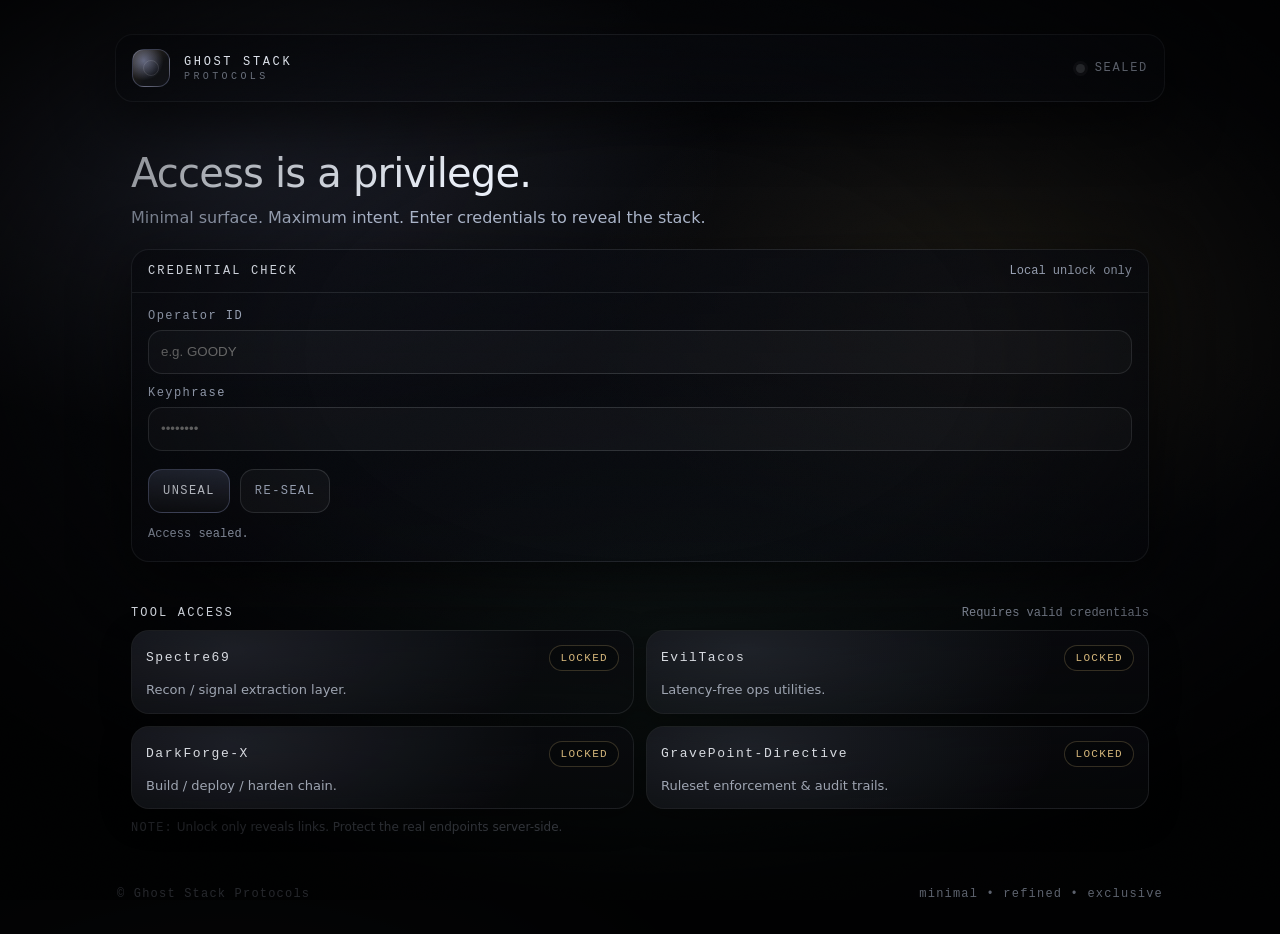
<file: index.html>
<!doctype html>
<html lang="en">
<head>
  <meta charset="UTF-8" />
  <meta name="viewport" content="width=device-width,initial-scale=1" />
  <title>Ghost Stack Protocols</title>
  <link rel="stylesheet" href="styles.css" />
</head>

<body>
  <div class="noise" aria-hidden="true"></div>
  <div class="vignette" aria-hidden="true"></div>

  <main class="wrap">
    <header class="top">
      <div class="mark">
        <div class="sigil" aria-hidden="true"></div>
        <div class="brand">
          <div class="title">GHOST STACK</div>
          <div class="subtitle">PROTOCOLS</div>
        </div>
      </div>

      <div class="status">
        <span class="dot" id="statusDot"></span>
        <span class="statusText" id="statusText">SEALED</span>
      </div>
    </header>

    <section class="hero">
      <h1>Access is a privilege.</h1>
      <p class="lead">
        Minimal surface. Maximum intent. Enter credentials to reveal the stack.
      </p>

      <div class="panel">
        <div class="panelHead">
          <div class="panelTitle">CREDENTIAL CHECK</div>
          <div class="panelHint">Local unlock only</div>
        </div>

        <form id="authForm" class="auth" autocomplete="off">
          <label>
            <span>Operator ID</span>
            <input id="opId" type="text" placeholder="e.g. GOODY" required />
          </label>

          <label>
            <span>Keyphrase</span>
            <input id="keyphrase" type="password" placeholder="••••••••" required />
          </label>

          <div class="row">
            <button class="btn primary" type="submit">UNSEAL</button>
            <button class="btn ghost" type="button" id="lockBtn">RE-SEAL</button>
          </div>

          <div class="msg" id="msg" role="status" aria-live="polite"></div>
        </form>
      </div>
    </section>

    <section class="tools">
      <div class="toolsHead">
        <div class="toolsTitle">TOOL ACCESS</div>
        <div class="toolsNote">Requires valid credentials</div>
      </div>

      <div class="grid">
        <a class="tool locked" id="t1" href="#" data-tool="Spectre69">
          <div class="toolTop">
            <div class="toolName">Spectre69</div>
            <div class="badge">LOCKED</div>
          </div>
          <div class="toolDesc">Recon / signal extraction layer.</div>
        </a>

        <a class="tool locked" id="t2" href="#" data-tool="EvilTacos">
          <div class="toolTop">
            <div class="toolName">EvilTacos</div>
            <div class="badge">LOCKED</div>
          </div>
          <div class="toolDesc">Latency-free ops utilities.</div>
        </a>

        <a class="tool locked" id="t3" href="#" data-tool="DarkForge-X">
          <div class="toolTop">
            <div class="toolName">DarkForge-X</div>
            <div class="badge">LOCKED</div>
          </div>
          <div class="toolDesc">Build / deploy / harden chain.</div>
        </a>

        <a class="tool locked" id="t4" href="#" data-tool="GravePoint-Directive">
          <div class="toolTop">
            <div class="toolName">GravePoint-Directive</div>
            <div class="badge">LOCKED</div>
          </div>
          <div class="toolDesc">Ruleset enforcement & audit trails.</div>
        </a>
      </div>

      <div class="footnote">
        <span class="mono">NOTE:</span> Unlock only reveals links. Protect the real endpoints server-side.
      </div>
    </section>

    <footer class="footer">
      <div class="mono">© Ghost Stack Protocols</div>
      <div class="mono faint">minimal • refined • exclusive</div>
    </footer>
  </main>

  <script src="script.js"></script>
</body>
</html>
</file>
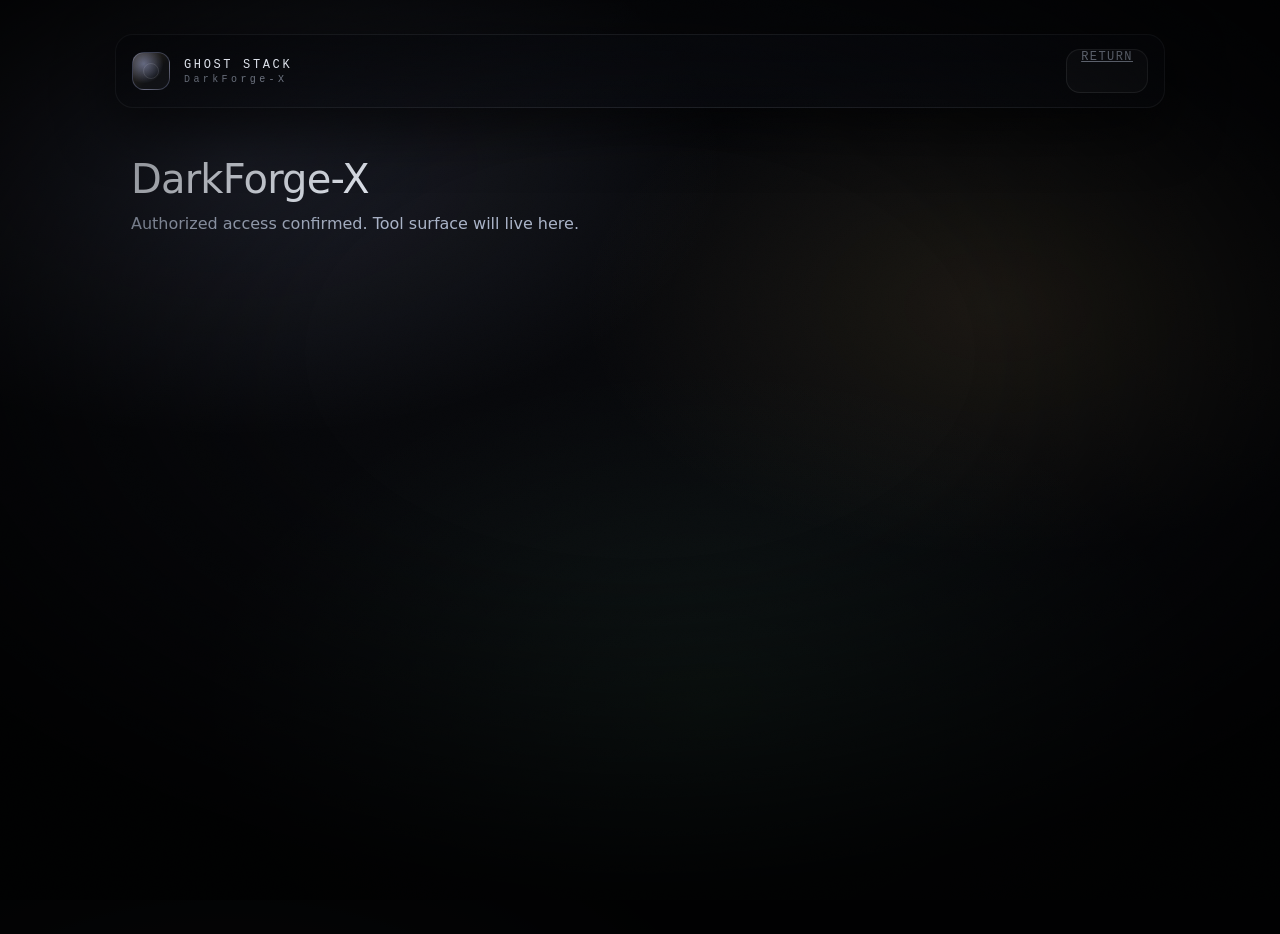
<file: tools/darkforge-x.html>
<!doctype html><html><head><meta charset="utf-8"><meta name="viewport" content="width=device-width,initial-scale=1">
<title>DarkForge-X</title><link rel="stylesheet" href="/styles.css"></head>
<body><div class="noise"></div><div class="vignette"></div>
<main class="wrap">
  <header class="top">
    <div class="mark"><div class="sigil"></div><div class="brand"><div class="title">GHOST STACK</div><div class="subtitle">DarkForge-X</div></div></div>
    <a class="btn ghost" href="/">RETURN</a>
  </header>
  <section class="hero">
    <h1>DarkForge-X</h1>
    <p class="lead">Authorized access confirmed. Tool surface will live here.</p>
  </section>
</main></body></html>
</file>
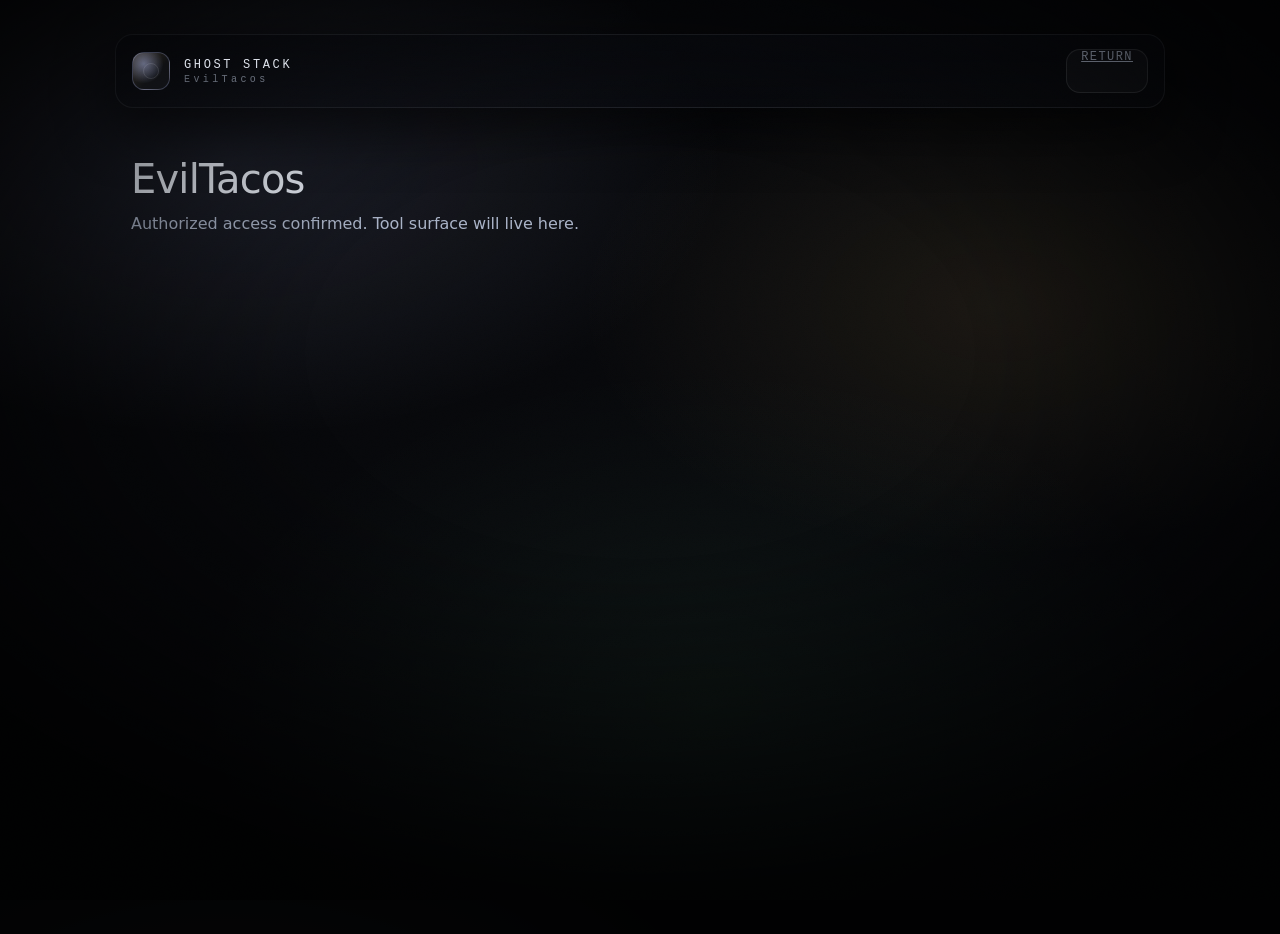
<file: tools/eviltacos.html>
<!doctype html><html><head><meta charset="utf-8"><meta name="viewport" content="width=device-width,initial-scale=1">
<title>EvilTacos</title><link rel="stylesheet" href="/styles.css"></head>
<body><div class="noise"></div><div class="vignette"></div>
<main class="wrap">
  <header class="top">
    <div class="mark"><div class="sigil"></div><div class="brand"><div class="title">GHOST STACK</div><div class="subtitle">EvilTacos</div></div></div>
    <a class="btn ghost" href="/">RETURN</a>
  </header>
  <section class="hero">
    <h1>EvilTacos</h1>
    <p class="lead">Authorized access confirmed. Tool surface will live here.</p>
  </section>
</main></body></html>
</file>
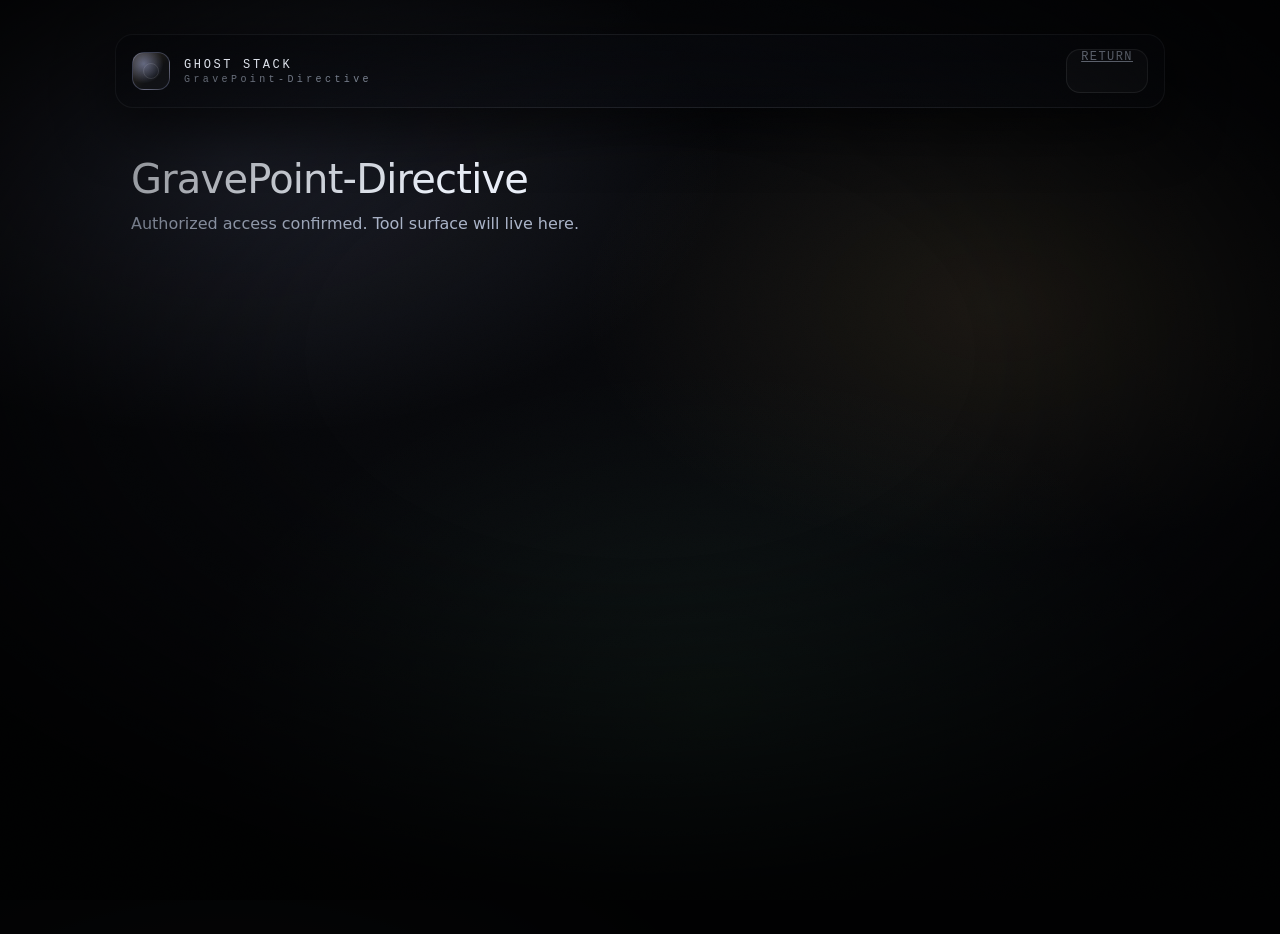
<file: tools/gravepointdirective.html>
<!doctype html><html><head><meta charset="utf-8"><meta name="viewport" content="width=device-width,initial-scale=1">
<title>GravePoint-Directive</title><link rel="stylesheet" href="/styles.css"></head>
<body><div class="noise"></div><div class="vignette"></div>
<main class="wrap">
  <header class="top">
    <div class="mark"><div class="sigil"></div><div class="brand"><div class="title">GHOST STACK</div><div class="subtitle">GravePoint-Directive</div></div></div>
    <a class="btn ghost" href="/">RETURN</a>
  </header>
  <section class="hero">
    <h1>GravePoint-Directive</h1>
    <p class="lead">Authorized access confirmed. Tool surface will live here.</p>
  </section>
</main></body></html>
</file>
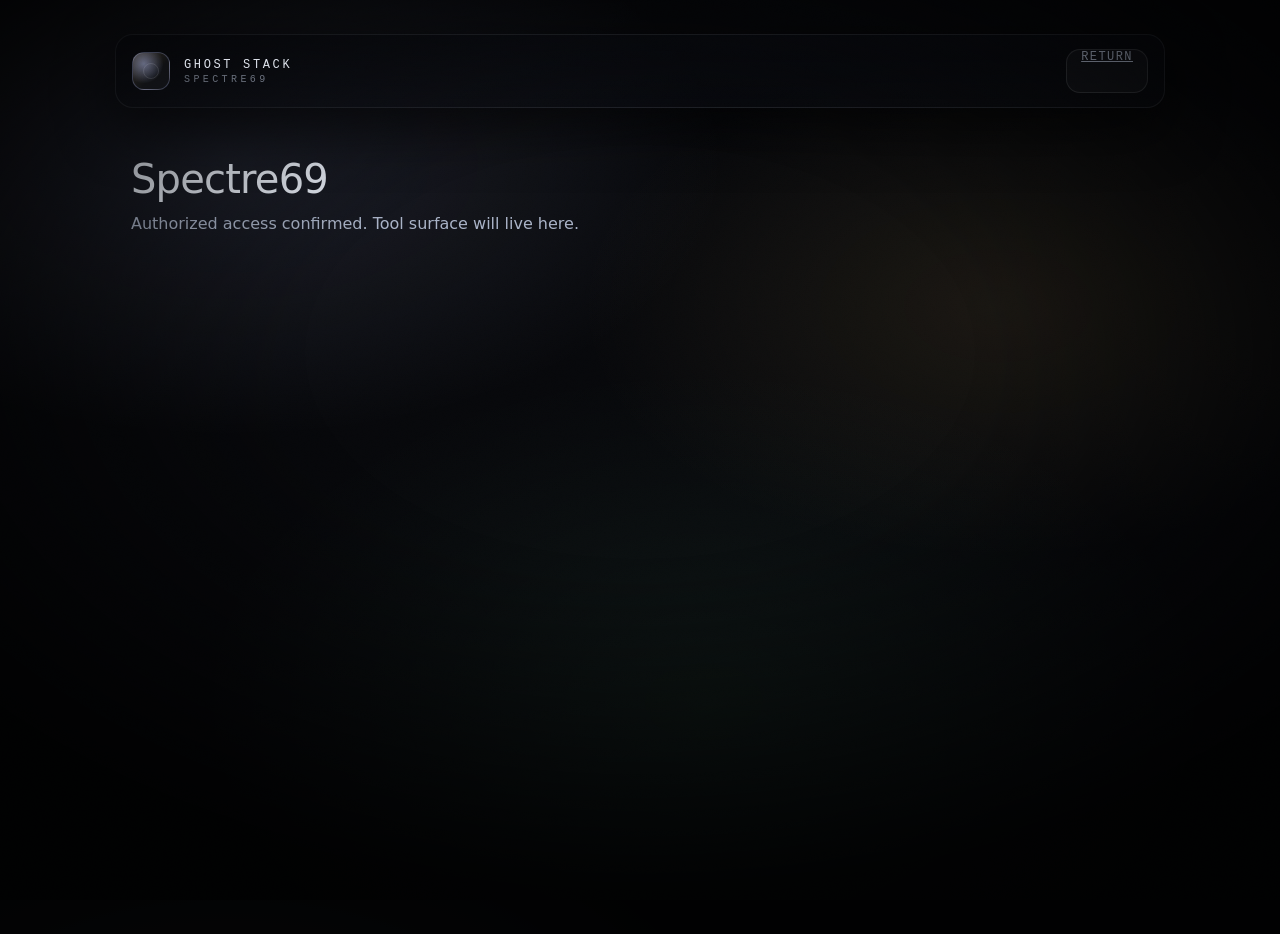
<file: tools/spectre69.html>
<!doctype html><html><head><meta charset="utf-8"><meta name="viewport" content="width=device-width,initial-scale=1">
<title>Spectre69</title><link rel="stylesheet" href="/styles.css"></head>
<body><div class="noise"></div><div class="vignette"></div>
<main class="wrap">
  <header class="top">
    <div class="mark"><div class="sigil"></div><div class="brand"><div class="title">GHOST STACK</div><div class="subtitle">SPECTRE69</div></div></div>
    <a class="btn ghost" href="/">RETURN</a>
  </header>
  <section class="hero">
    <h1>Spectre69</h1>
    <p class="lead">Authorized access confirmed. Tool surface will live here.</p>
  </section>
</main></body></html>
</file>
<file: styles.css>
:root{
  --bg:#07080b;
  --ink:#e9eef7;
  --muted:#a9b3c7;
  --faint:rgba(233,238,247,.12);
  --line:rgba(233,238,247,.10);
  --glass:rgba(10,12,18,.66);
  --accent:#b7c4ff;
  --warn:#ffcf6e;
  --ok:#7dffb2;
  --shadow: 0 18px 55px rgba(0,0,0,.55);
  --radius: 18px;
  --mono: ui-monospace, SFMono-Regular, Menlo, Monaco, Consolas, "Liberation Mono","Courier New", monospace;
  --sans: ui-sans-serif, system-ui, -apple-system, Segoe UI, Roboto, Helvetica, Arial, "Apple Color Emoji","Segoe UI Emoji";
}

*{box-sizing:border-box}
html,body{height:100%}
body{
  margin:0;
  color:var(--ink);
  font-family:var(--sans);
  background:
    radial-gradient(900px 500px at 18% 18%, rgba(183,196,255,.12), transparent 55%),
    radial-gradient(700px 420px at 78% 34%, rgba(255,207,110,.08), transparent 60%),
    radial-gradient(850px 560px at 55% 78%, rgba(125,255,178,.05), transparent 60%),
    var(--bg);
  overflow-x:hidden;
}

.noise{
  position:fixed; inset:0;
  pointer-events:none;
  background-image:url("data:image/svg+xml,%3Csvg xmlns='http://www.w3.org/2000/svg' width='220' height='220'%3E%3Cfilter id='n'%3E%3CfeTurbulence type='fractalNoise' baseFrequency='.8' numOctaves='3' stitchTiles='stitch'/%3E%3C/filter%3E%3Crect width='220' height='220' filter='url(%23n)' opacity='.25'/%3E%3C/svg%3E");
  mix-blend-mode:overlay;
  opacity:.10;
}

.vignette{
  position:fixed; inset:-40px;
  pointer-events:none;
  background: radial-gradient(70% 60% at 50% 40%, transparent 35%, rgba(0,0,0,.78) 92%);
}

.wrap{
  width:min(1050px, calc(100% - 48px));
  margin: 34px auto 36px;
  display:flex;
  flex-direction:column;
  gap:22px;
}

.top{
  display:flex;
  align-items:center;
  justify-content:space-between;
  padding: 14px 16px;
  border: 1px solid var(--line);
  border-radius: var(--radius);
  background: linear-gradient(180deg, rgba(10,12,18,.72), rgba(10,12,18,.48));
  box-shadow: var(--shadow);
}

.mark{display:flex; align-items:center; gap:14px}
.sigil{
  width:38px; height:38px;
  border-radius: 12px;
  border: 1px solid rgba(183,196,255,.25);
  background:
    radial-gradient(circle at 30% 30%, rgba(183,196,255,.45), transparent 55%),
    linear-gradient(135deg, rgba(255,207,110,.15), transparent 60%),
    rgba(255,255,255,.04);
  position:relative;
}
.sigil:after{
  content:"";
  position:absolute; inset:10px;
  border-radius: 10px;
  border: 1px solid rgba(233,238,247,.12);
}

.brand .title{
  font-family:var(--mono);
  letter-spacing:.22em;
  font-size:12px;
  opacity:.95;
}
.brand .subtitle{
  font-family:var(--mono);
  letter-spacing:.34em;
  font-size:10px;
  color:var(--muted);
  margin-top:2px;
}

.status{
  display:flex;
  align-items:center;
  gap:10px;
  font-family:var(--mono);
  font-size:12px;
  letter-spacing:.14em;
  color:var(--muted);
}
.dot{
  width:9px; height:9px; border-radius:99px;
  background: rgba(233,238,247,.25);
  box-shadow: 0 0 0 3px rgba(233,238,247,.06);
}
.dot.ok{ background: rgba(125,255,178,.75); box-shadow: 0 0 0 3px rgba(125,255,178,.08), 0 0 20px rgba(125,255,178,.20); }

.hero{
  padding: 26px 16px 10px;
}
.hero h1{
  margin:0;
  font-weight:520;
  letter-spacing:-.02em;
  font-size: clamp(28px, 3.2vw, 40px);
}
.lead{
  margin: 10px 0 18px;
  max-width: 62ch;
  color: var(--muted);
  line-height:1.55;
}

.panel{
  border: 1px solid var(--line);
  border-radius: var(--radius);
  background: linear-gradient(180deg, rgba(10,12,18,.74), rgba(10,12,18,.52));
  box-shadow: var(--shadow);
  overflow:hidden;
}
.panelHead{
  display:flex;
  justify-content:space-between;
  padding: 14px 16px;
  border-bottom:1px solid var(--line);
}
.panelTitle{
  font-family:var(--mono);
  letter-spacing:.18em;
  font-size:12px;
  color: var(--ink);
  opacity:.88;
}
.panelHint{
  font-family:var(--mono);
  font-size:12px;
  color: var(--muted);
}

.auth{
  padding: 16px;
  display:grid;
  gap: 12px;
}
label{display:grid; gap:7px}
label span{
  font-family:var(--mono);
  font-size:12px;
  color: var(--muted);
  letter-spacing:.12em;
}
input{
  height:44px;
  padding: 0 12px;
  border-radius: 14px;
  border: 1px solid rgba(233,238,247,.14);
  outline:none;
  background: rgba(255,255,255,.03);
  color: var(--ink);
}
input:focus{
  border-color: rgba(183,196,255,.35);
  box-shadow: 0 0 0 4px rgba(183,196,255,.08);
}

.row{display:flex; gap:10px; align-items:center; margin-top:6px}
.btn{
  height:44px;
  padding: 0 14px;
  border-radius: 14px;
  border: 1px solid rgba(233,238,247,.14);
  background: rgba(255,255,255,.04);
  color: var(--ink);
  font-family:var(--mono);
  letter-spacing:.12em;
  font-size:12px;
  cursor:pointer;
}
.btn.primary{
  border-color: rgba(183,196,255,.30);
  background: linear-gradient(180deg, rgba(183,196,255,.18), rgba(255,255,255,.03));
}
.btn.ghost{
  color: var(--muted);
}
.btn:hover{filter:brightness(1.08)}
.btn:active{transform: translateY(1px)}

.msg{
  margin-top: 2px;
  min-height: 18px;
  font-family:var(--mono);
  font-size:12px;
  color: var(--muted);
}

.tools{
  padding: 0 16px 18px;
}
.toolsHead{
  display:flex;
  align-items:flex-end;
  justify-content:space-between;
  padding: 12px 0 10px;
}
.toolsTitle{
  font-family:var(--mono);
  font-size:12px;
  letter-spacing:.18em;
  color: var(--ink);
  opacity:.88;
}
.toolsNote{
  font-family:var(--mono);
  font-size:12px;
  color: var(--muted);
}

.grid{
  display:grid;
  grid-template-columns: repeat(2, minmax(0,1fr));
  gap: 12px;
}
@media (max-width: 720px){
  .grid{grid-template-columns:1fr}
}

.tool{
  display:block;
  text-decoration:none;
  color: var(--ink);
  border: 1px solid var(--line);
  border-radius: var(--radius);
  background: linear-gradient(180deg, rgba(10,12,18,.72), rgba(10,12,18,.44));
  padding: 14px 14px 13px;
  box-shadow: 0 10px 30px rgba(0,0,0,.35);
  position:relative;
  overflow:hidden;
  transition: transform .18s ease, filter .18s ease;
}
.tool:before{
  content:"";
  position:absolute; inset:-2px;
  background: radial-gradient(500px 220px at 20% 25%, rgba(183,196,255,.14), transparent 62%);
  opacity:.9;
}
.tool > *{ position:relative; z-index:1 }
.tool:hover{ transform: translateY(-2px); filter: brightness(1.07); }

.toolTop{
  display:flex;
  justify-content:space-between;
  align-items:center;
  gap:12px;
}
.toolName{
  font-family:var(--mono);
  font-size:13px;
  letter-spacing:.12em;
}
.badge{
  font-family:var(--mono);
  font-size:11px;
  letter-spacing:.12em;
  padding: 6px 10px;
  border-radius: 999px;
  border: 1px solid rgba(233,238,247,.14);
  color: var(--muted);
  background: rgba(0,0,0,.20);
}
.toolDesc{
  margin-top: 10px;
  color: var(--muted);
  line-height:1.45;
  font-size: 13px;
}

.tool.locked{
  cursor:not-allowed;
  filter:saturate(.7) brightness(.92);
}
.tool.locked:hover{ transform:none; filter:saturate(.7) brightness(.92); }
.tool.locked .badge{
  border-color: rgba(255,207,110,.22);
  color: rgba(255,207,110,.95);
}
.tool.unlocked .badge{
  border-color: rgba(125,255,178,.20);
  color: rgba(125,255,178,.95);
}

.footnote{
  margin-top: 10px;
  color: rgba(169,179,199,.9);
  font-size: 12px;
  line-height:1.4;
}
.mono{font-family:var(--mono); letter-spacing:.10em}
.faint{opacity:.55}

.footer{
  display:flex;
  justify-content:space-between;
  padding: 10px 2px;
  color: var(--muted);
  font-size:12px;
}
</file>
